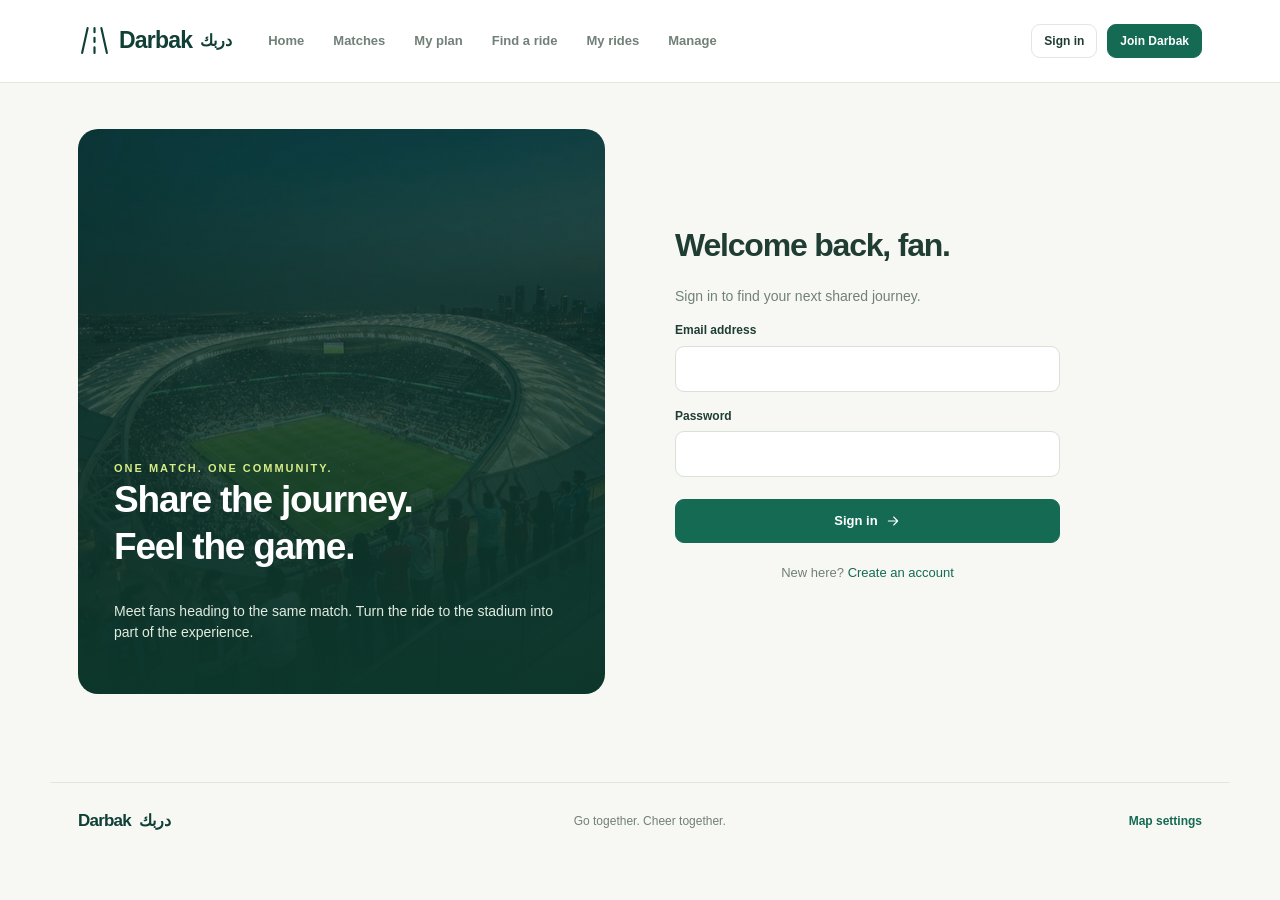
<file: src/main/resources/static/login.html>
<!doctype html>
<html lang="en">
<head>
  <meta charset="utf-8">
  <meta name="viewport" content="width=device-width, initial-scale=1">
  <meta name="theme-color" content="#0d493e">
  <title>Sign in · Darbak</title>
  <link rel="stylesheet" href="css/style.css">
  <script src="js/api.js" defer></script>
  <script src="js/maps.js" defer></script>
  <script src="js/app.js" defer></script>
</head>
<body data-page="login">
  <a class="skip-link" href="#main">Skip to content</a>
  <header id="header"></header>
  <main id="main" class="container" tabindex="-1"><div class="loading" role="status">Getting your matchday ready…</div></main>
  <footer class="container footer"><a class="brand small-brand" href="index.html">Darbak <span lang="ar">دربك</span></a><span>Go together. Cheer together.</span><button class="text-button" data-action="settings">Map settings</button></footer>
  <div id="toast" role="status" aria-live="polite"></div>
  <dialog id="modal" aria-labelledby="modal-title"></dialog>
  <noscript><p class="container notice">Enable JavaScript to use Darbak.</p></noscript>
</body>
</html>
</file>
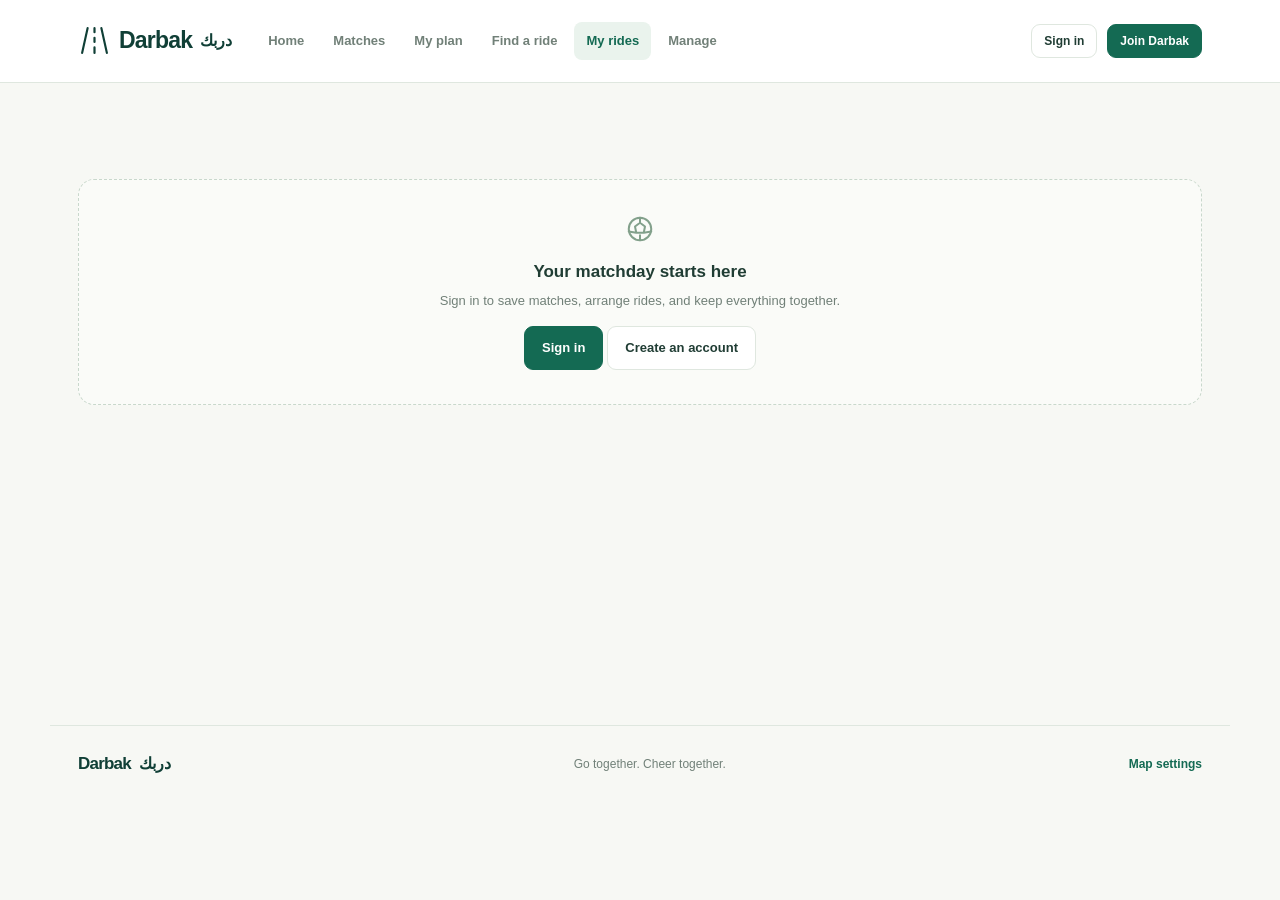
<file: src/main/resources/static/my-rides.html>
<!doctype html>
<html lang="en">
<head>
  <meta charset="utf-8">
  <meta name="viewport" content="width=device-width, initial-scale=1">
  <meta name="theme-color" content="#0d493e">
  <title>My rides · Darbak</title>
  <link rel="stylesheet" href="css/style.css">
  <script src="js/api.js" defer></script>
  <script src="js/maps.js" defer></script>
  <script src="js/app.js" defer></script>
</head>
<body data-page="my-rides">
  <a class="skip-link" href="#main">Skip to content</a>
  <header id="header"></header>
  <main id="main" class="container" tabindex="-1"><div class="loading" role="status">Getting your matchday ready…</div></main>
  <footer class="container footer"><a class="brand small-brand" href="index.html">Darbak <span lang="ar">دربك</span></a><span>Go together. Cheer together.</span><button class="text-button" data-action="settings">Map settings</button></footer>
  <div id="toast" role="status" aria-live="polite"></div>
  <dialog id="modal" aria-labelledby="modal-title"></dialog>
  <noscript><p class="container notice">Enable JavaScript to use Darbak.</p></noscript>
</body>
</html>
</file>
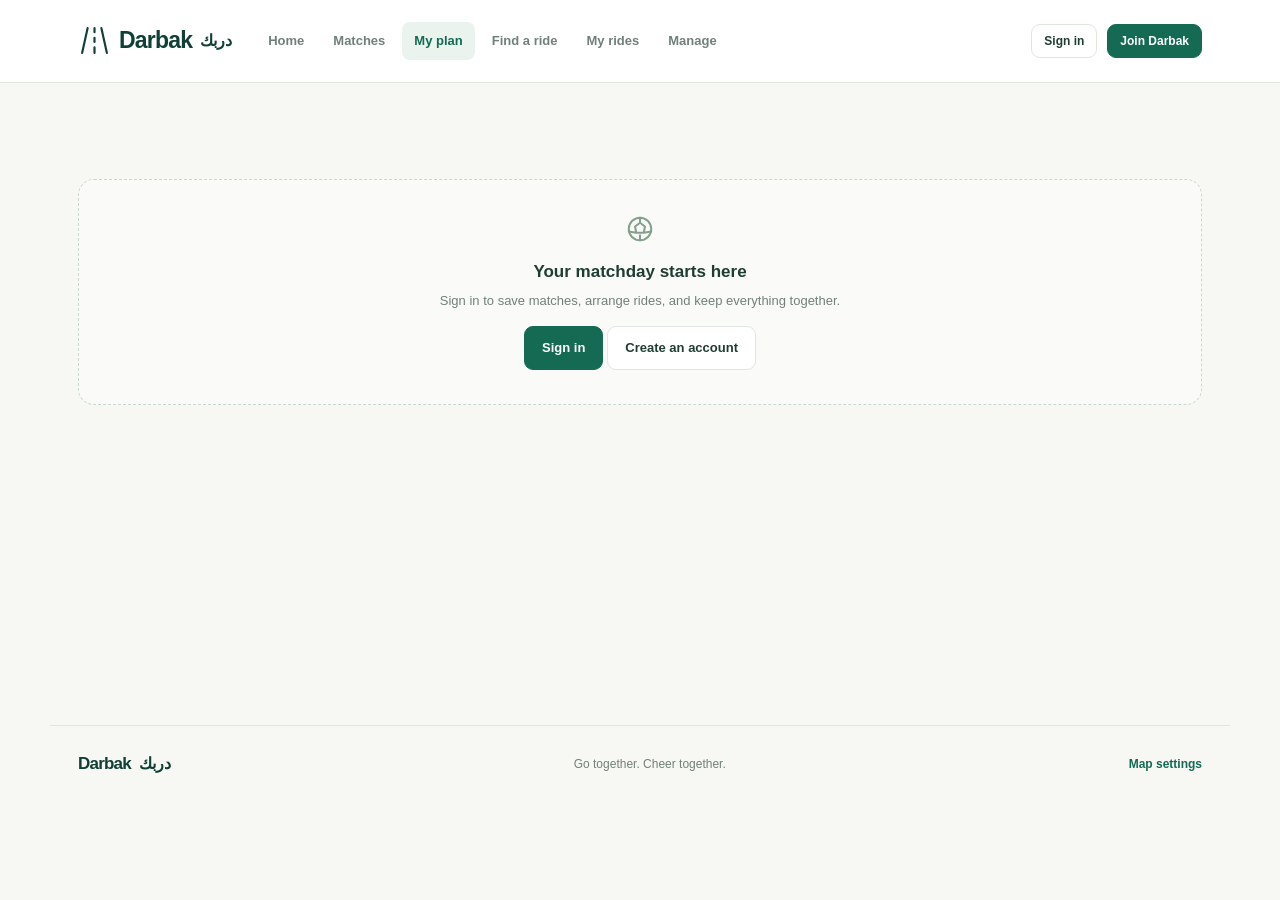
<file: src/main/resources/static/plan.html>
<!doctype html>
<html lang="en">
<head>
  <meta charset="utf-8">
  <meta name="viewport" content="width=device-width, initial-scale=1">
  <meta name="theme-color" content="#0d493e">
  <title>My match plan · Darbak</title>
  <link rel="stylesheet" href="css/style.css">
  <script src="js/api.js" defer></script>
  <script src="js/maps.js" defer></script>
  <script src="js/app.js" defer></script>
</head>
<body data-page="plan">
  <a class="skip-link" href="#main">Skip to content</a>
  <header id="header"></header>
  <main id="main" class="container" tabindex="-1"><div class="loading" role="status">Getting your matchday ready…</div></main>
  <footer class="container footer"><a class="brand small-brand" href="index.html">Darbak <span lang="ar">دربك</span></a><span>Go together. Cheer together.</span><button class="text-button" data-action="settings">Map settings</button></footer>
  <div id="toast" role="status" aria-live="polite"></div>
  <dialog id="modal" aria-labelledby="modal-title"></dialog>
  <noscript><p class="container notice">Enable JavaScript to use Darbak.</p></noscript>
</body>
</html>
</file>
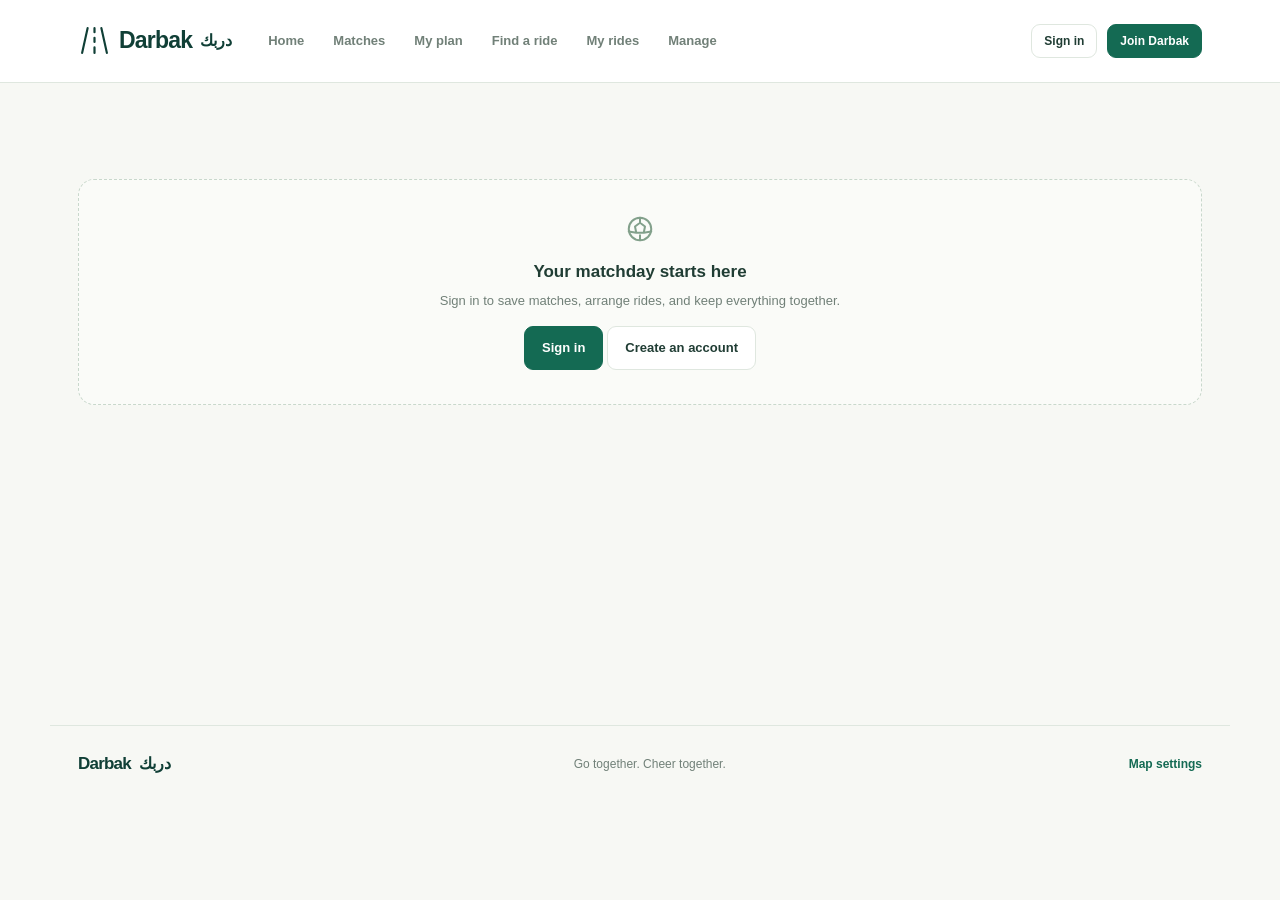
<file: src/main/resources/static/profile.html>
<!doctype html>
<html lang="en">
<head>
  <meta charset="utf-8">
  <meta name="viewport" content="width=device-width, initial-scale=1">
  <meta name="theme-color" content="#0d493e">
  <title>Profile & cars · Darbak</title>
  <link rel="stylesheet" href="css/style.css">
  <script src="js/api.js" defer></script>
  <script src="js/maps.js" defer></script>
  <script src="js/app.js" defer></script>
</head>
<body data-page="profile">
  <a class="skip-link" href="#main">Skip to content</a>
  <header id="header"></header>
  <main id="main" class="container" tabindex="-1"><div class="loading" role="status">Getting your matchday ready…</div></main>
  <footer class="container footer"><a class="brand small-brand" href="index.html">Darbak <span lang="ar">دربك</span></a><span>Go together. Cheer together.</span><button class="text-button" data-action="settings">Map settings</button></footer>
  <div id="toast" role="status" aria-live="polite"></div>
  <dialog id="modal" aria-labelledby="modal-title"></dialog>
  <noscript><p class="container notice">Enable JavaScript to use Darbak.</p></noscript>
</body>
</html>
</file>
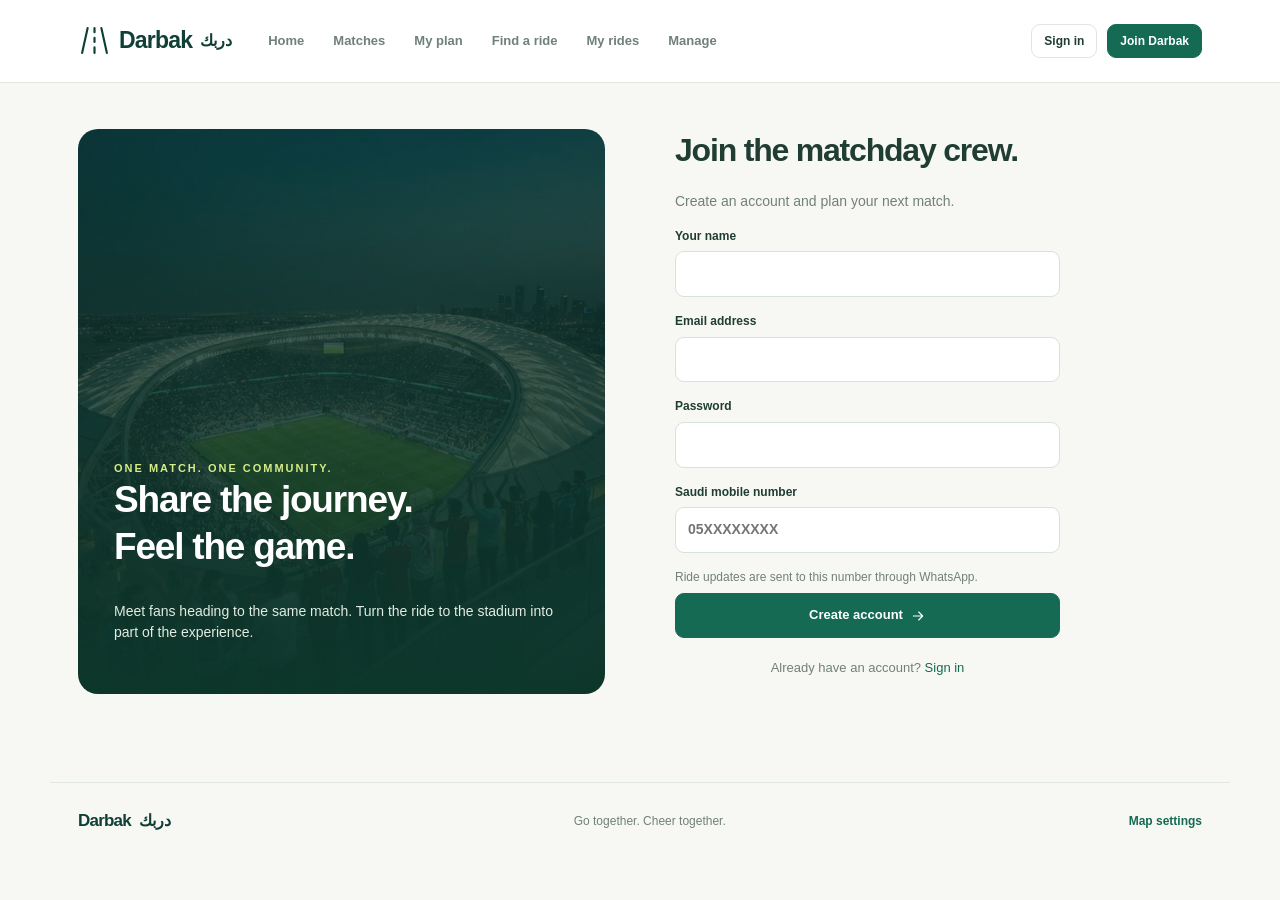
<file: src/main/resources/static/register.html>
<!doctype html>
<html lang="en">
<head>
  <meta charset="utf-8">
  <meta name="viewport" content="width=device-width, initial-scale=1">
  <meta name="theme-color" content="#0d493e">
  <title>Create an account · Darbak</title>
  <link rel="stylesheet" href="css/style.css">
  <script src="js/api.js" defer></script>
  <script src="js/maps.js" defer></script>
  <script src="js/app.js" defer></script>
</head>
<body data-page="register">
  <a class="skip-link" href="#main">Skip to content</a>
  <header id="header"></header>
  <main id="main" class="container" tabindex="-1"><div class="loading" role="status">Getting your matchday ready…</div></main>
  <footer class="container footer"><a class="brand small-brand" href="index.html">Darbak <span lang="ar">دربك</span></a><span>Go together. Cheer together.</span><button class="text-button" data-action="settings">Map settings</button></footer>
  <div id="toast" role="status" aria-live="polite"></div>
  <dialog id="modal" aria-labelledby="modal-title"></dialog>
  <noscript><p class="container notice">Enable JavaScript to use Darbak.</p></noscript>
</body>
</html>
</file>
<file: src/main/resources/static/css/style.css>
:root{--green:#146a53;--forest:#103f36;--mint:#eaf3ed;--lime:#d6ec86;--ink:#203d34;--muted:#718078;--line:#dfe7df;--bg:#f7f8f4;--white:#fff;--red:#a93832;--amber:#936817;--radius:16px}
*{box-sizing:border-box}[hidden]{display:none!important}body{margin:0;background:var(--bg);color:var(--ink);font-family:Inter,-apple-system,BlinkMacSystemFont,"Segoe UI",sans-serif;font-size:14px;line-height:1.55}
a{color:var(--green);text-decoration:none}button,input,select,textarea{font:inherit}button,a,input,select,textarea{outline-offset:4px}button{cursor:pointer}button:disabled{opacity:.5;cursor:wait}button:focus-visible,a:focus-visible{outline:3px solid var(--green)}button,input,select,textarea{border-radius:9px}h1,h2,h3,p{margin-top:0}h1{font-size:34px;letter-spacing:-1.2px;line-height:1.2}h2{font-size:23px;letter-spacing:-.5px;line-height:1.25}h3{font-size:17px;line-height:1.3}p{margin-bottom:14px}.container{max-width:1180px;margin:auto;padding:0 28px}main.container{min-height:68vh;padding-top:36px;padding-bottom:28px}
.topbar{background:#fff;border-bottom:1px solid var(--line)}.header-inner{display:flex;align-items:center;gap:24px;min-height:82px}.brand{display:inline-flex;gap:8px;align-items:center;font-size:23px;font-weight:800;letter-spacing:-.8px;color:var(--forest);white-space:nowrap}.brand span{font-size:16px;letter-spacing:0;font-weight:600}.brand svg{width:33px;height:33px}.nav{display:flex;align-items:center;gap:5px;flex:1;flex-wrap:wrap}.nav a{color:var(--muted);font-size:13px;padding:9px 12px;font-weight:600;border-radius:8px}.nav a.active{background:var(--mint);color:var(--green)}.account{display:flex;gap:10px;align-items:center}.avatar{width:37px;height:37px;border-radius:50%;background:var(--mint);color:var(--green);font-weight:700;display:grid;place-items:center;flex-shrink:0}.account .name{max-width:110px;overflow:hidden;text-overflow:ellipsis;white-space:nowrap}.muted,.meta{color:var(--muted)}.meta{font-size:12px}.eyebrow{font-size:11px;font-weight:750;letter-spacing:2px;text-transform:uppercase;color:var(--green)}.heading{display:flex;justify-content:space-between;align-items:center;gap:20px;margin-bottom:25px}.heading h1,.heading h2{margin-bottom:8px}.heading p{margin:0}.button,.text-button{display:inline-flex;align-items:center;justify-content:center;gap:7px;font-weight:650;font-size:13px;text-decoration:none}.button{padding:11px 17px;border:1px solid var(--green);background:var(--green);color:white}.button:hover{background:var(--forest);border-color:var(--forest)}.button.secondary{background:white;color:var(--ink);border-color:var(--line)}.button.secondary:hover{background:var(--mint)}.button.light{background:var(--lime);color:var(--forest);border-color:var(--lime)}.button.danger{background:#fff;color:var(--red);border-color:#efd7d3}.button.small{font-size:12px;padding:7px 12px}.text-button{background:transparent;border:0;color:var(--green);padding:5px 0}.text-button.danger{color:var(--red)}.button svg,.text-button svg{width:16px;height:16px}.actions{display:flex;gap:8px;align-items:center;flex-wrap:wrap}.stack{display:grid;gap:18px}.grid{display:grid;gap:18px}.grid.two{grid-template-columns:repeat(2,minmax(0,1fr))}.grid.three{grid-template-columns:repeat(3,minmax(0,1fr))}.grid.four{grid-template-columns:repeat(4,minmax(0,1fr))}.card{background:white;border:1px solid var(--line);border-radius:var(--radius);padding:24px}.section{margin-top:34px}.section-head{display:flex;align-items:center;justify-content:space-between;margin-bottom:18px;gap:12px}.section-head h2{margin:0}.pill{display:inline-flex;align-items:center;gap:5px;padding:4px 10px;border-radius:20px;font-size:10px;font-weight:700;letter-spacing:.25px;background:var(--mint);color:var(--green);text-transform:uppercase;white-space:nowrap}.pill.cancelled,.pill.rejected,.pill.banned{background:#faece7;color:var(--red)}.pill.full,.pill.pending,.pill.live,.pill.postponed{background:#fff5da;color:var(--amber)}.pill.completed{color:var(--muted);background:#f0f2ee}.hero{position:relative;background:var(--forest);border-radius:21px;overflow:hidden;min-height:350px;padding:45px 42px;color:white;display:flex;align-items:center}.hero:before{content:"";position:absolute;inset:0;background:linear-gradient(90deg,rgba(9,41,34,.96),rgba(9,41,34,.75) 48%,rgba(9,41,34,.15)),url('../images/hero.jpg') right center/cover;opacity:.95}.hero-content{position:relative;max-width:540px}.hero h1{font-size:49px;letter-spacing:-2px;margin:18px 0}.hero .eyebrow{color:var(--lime)}.hero p{color:#deebe3;font-size:15px;max-width:430px;margin-bottom:26px}.hero .tag{display:inline-flex;color:#e4eddd;border:1px solid #557469;border-radius:20px;padding:5px 12px;font-size:11px}.stats{margin-top:22px}.stat{display:flex;gap:15px;align-items:center;padding:18px 21px}.stat svg{width:26px;height:26px;color:var(--green)}.stat strong{display:block;font-size:25px;font-weight:750;line-height:1.2}.stat span{font-size:12px;color:var(--muted)}.feature{display:flex;gap:15px;align-items:flex-start}.feature .feature-icon{color:var(--green);background:var(--mint);padding:12px;border-radius:11px;display:flex}.feature svg{width:22px;height:22px}.feature p{font-size:13px}.feature h3{margin:1px 0 8px}.feature .text-button{margin-top:4px}
.match-card .teams{display:flex;align-items:center;justify-content:space-between;gap:14px;padding:24px 0}.team{text-align:center;flex:1;font-size:14px;font-weight:700}.team-badge{width:52px;height:52px;border:1px solid var(--line);background:#f5f7f0;display:grid;place-items:center;margin:0 auto 9px;border-radius:50%;font-size:15px;color:var(--green)}.versus{font-size:10px;color:var(--muted);font-weight:700;letter-spacing:2px}.card-top{display:flex;align-items:center;justify-content:space-between;gap:10px}.match-date{font-size:12px;color:var(--muted)}.card-bottom{border-top:1px solid var(--line);padding-top:17px}.stadium-line{font-size:12px;display:flex;align-items:center;gap:6px;margin-bottom:12px}.stadium-line svg{width:15px;height:15px}.match-card .actions>*{flex:1}.ride-card .person{display:flex;gap:10px;align-items:center}.ride-card .route{padding:20px 0 10px}.route-stop{display:flex;align-items:flex-start;gap:13px;position:relative;min-height:53px}.route-stop:first-child:after{content:"";position:absolute;left:5px;top:16px;bottom:3px;width:1px;background:var(--line)}.route-dot{width:11px;height:11px;border:2px solid var(--green);border-radius:50%;margin-top:4px;flex-shrink:0}.route-dot.solid{background:var(--green)}.route-stop .meta{display:block}.route-stop strong{font-size:13px}.ride-match{background:var(--bg);padding:10px 12px;border-radius:8px;font-size:12px;margin-bottom:15px}.ride-footer{display:flex;align-items:center;justify-content:space-between;border-top:1px solid var(--line);padding-top:16px}.ride-footer b{font-size:20px}.filters{display:flex;gap:12px;align-items:flex-end;flex-wrap:wrap;margin-bottom:24px;padding:18px}.filters label{flex:1;min-width:120px}.filters .button{height:43px}label{display:block;font-size:12px;font-weight:650;color:var(--ink)}input,select,textarea{display:block;width:100%;border:1px solid #d8e2d8;background:#fff;color:var(--ink);padding:11px 12px;margin-top:6px;min-height:43px;font-size:14px}input:focus,select:focus,textarea:focus{outline:2px solid #a8cdbd;outline-offset:1px}textarea{min-height:86px;resize:vertical}.form-grid{display:grid;grid-template-columns:repeat(2,minmax(0,1fr));gap:17px}.form-grid .full{grid-column:1/-1}.hint{font-size:12px;color:var(--muted);font-weight:400;margin:8px 0 0}.notice{padding:15px 18px;background:var(--mint);border:1px solid #d3e4d7;border-radius:11px;font-size:13px;margin-bottom:18px}.notice.warning{background:#fff8e5;border-color:#e8ddbd;color:#74551e}.notice.error{background:#fff1ed;border-color:#ebd3cd;color:var(--red)}.empty{text-align:center;border:1px dashed #c9d8cc;border-radius:var(--radius);padding:34px 20px;background:#fafbf8}.empty svg{width:30px;height:30px;color:#82a08b;margin-bottom:10px}.empty h3{margin:0 0 8px}.empty p{font-size:13px;color:var(--muted);margin:0 0 15px}.loading{text-align:center;padding:80px 20px;color:var(--muted)}.skeleton{height:170px;border-radius:14px;background:linear-gradient(100deg,#eaf0e8,#f5f8f1,#eaf0e8);background-size:200%;animation:shine 1.7s infinite}@keyframes shine{to{background-position:-200%}}
.tabs{display:flex;gap:7px;flex-wrap:wrap;margin-bottom:22px}.tabs button{border:1px solid var(--line);padding:9px 16px;background:white;color:var(--muted);font-weight:650;font-size:12px}.tabs button.active{background:var(--forest);border-color:var(--forest);color:#fff}.timeline{border-left:2px solid var(--line);padding-left:24px;margin-left:12px}.schedule-row{position:relative;margin-bottom:20px}.schedule-row:before{content:"";position:absolute;left:-33px;top:25px;background:var(--green);width:14px;height:14px;border:4px solid var(--bg);border-radius:50%}.schedule-row .card{display:flex;align-items:center;justify-content:space-between;gap:18px}.schedule-row h3{margin-bottom:5px}.schedule-row .time{font-size:24px;font-weight:750;margin-right:18px;white-space:nowrap}.details-grid{display:grid;grid-template-columns:1.15fr 1fr;gap:22px}.detail-list{display:grid;gap:15px}.detail-list span{display:block;font-size:11px;color:var(--muted);text-transform:uppercase;letter-spacing:.8px;margin-bottom:3px}.detail-list strong{font-size:14px}.result{white-space:pre-wrap;line-height:1.8;font-size:14px}.result h3{white-space:normal}.notification-strip{border-radius:12px;background:var(--mint);padding:16px 20px;display:flex;gap:12px;align-items:center;margin-top:24px}.notification-strip svg{width:20px;height:20px;flex-shrink:0;color:var(--green)}.notification-strip p{margin:0;font-size:12px}.rating{color:var(--amber);font-weight:700}.auth{display:grid;grid-template-columns:1fr 1fr;gap:70px;align-items:center;padding:10px 0 30px}.auth-art{min-height:565px;border-radius:20px;background:linear-gradient(0deg,rgba(13,55,43,.95),rgba(13,55,43,.1)),url('../images/auth.jpg') center/cover;padding:36px;color:white;display:flex;flex-direction:column;justify-content:flex-end}.auth-art h2{font-size:37px;letter-spacing:-1.2px}.auth-art p{color:#e1ebe1}.auth-form{max-width:385px}.auth-form h1{font-size:32px}.auth-form label{margin-bottom:15px}.auth-form .button{width:100%;margin-top:7px}.auth-form .aside{text-align:center;color:var(--muted);font-size:13px;margin-top:20px}.profile-top{display:flex;align-items:center;gap:17px}.profile-top .avatar{width:65px;height:65px;font-size:24px}.profile-top h2{margin-bottom:4px}.table-wrap{overflow-x:auto}table{width:100%;border-collapse:collapse;text-align:left;font-size:13px}th{font-size:11px;text-transform:uppercase;letter-spacing:.6px;color:var(--muted);padding:12px 14px;border-bottom:1px solid var(--line)}td{padding:15px 14px;border-bottom:1px solid #edf1e9;vertical-align:middle}tr:last-child td{border-bottom:0}td .meta{max-width:280px;word-break:break-word}.review-text{white-space:pre-wrap;overflow-wrap:anywhere}.review-row{border-bottom:1px solid var(--line);padding:17px 0}.review-row:last-child{border:0}.review-row p{margin:10px 0;font-size:13px}.footer{border-top:1px solid var(--line);padding-top:24px;padding-bottom:26px;display:flex;align-items:center;justify-content:space-between;gap:20px;color:var(--muted);font-size:12px;margin-top:30px}.small-brand{font-size:17px}.footer .text-button{font-size:12px}.skip-link{position:absolute;top:-60px;left:15px;padding:10px;background:white;z-index:10}.skip-link:focus{top:10px}dialog{border:0;padding:0;border-radius:19px;width:min(800px,calc(100% - 32px));max-height:90vh;color:var(--ink);box-shadow:0 30px 100px #143c3440}dialog::backdrop{background:#08271c70;backdrop-filter:blur(3px)}.modal-head{display:flex;justify-content:space-between;align-items:center;padding:23px 26px;border-bottom:1px solid var(--line);position:sticky;top:0;background:#fff;z-index:1}.modal-head h2{margin:0;font-size:21px}.close{background:#f1f4ed;border:0;width:32px;height:32px;font-size:22px;color:var(--muted)}.modal-body{padding:25px 26px}.modal-body .section{margin-top:22px}.modal-body .section-head h2{font-size:18px}.modal-footer{display:flex;justify-content:flex-end;gap:9px;grid-column:1/-1;margin-top:4px}.modal-error{grid-column:1/-1;color:var(--red);font-size:13px}.map{width:100%;height:280px;border:1px solid var(--line);border-radius:12px;background:var(--bg);display:grid;place-items:center;padding:0;overflow:hidden}.map p{max-width:320px;text-align:center;padding:20px;color:var(--muted);font-size:13px}.map .map-key{display:none}.map-controls{display:flex;gap:8px;align-items:center;flex-wrap:wrap;margin-bottom:12px}.location-note{font-size:12px;color:var(--muted);margin-top:8px}#toast{position:fixed;bottom:24px;left:50%;transform:translateX(-50%);background:var(--forest);color:white;max-width:calc(100% - 32px);border-radius:10px;padding:13px 20px;box-shadow:0 8px 25px #173e3122;z-index:10;font-size:13px;display:none}#toast.show{display:block}#toast.error{background:#913e33}.bulk{min-height:190px;font-family:ui-monospace,monospace;font-size:12px}.inline-result{margin-top:14px}.row-person{display:flex;align-items:center;gap:10px}.spacer{height:14px}.right{text-align:right}.nowrap{white-space:nowrap}.signed-out{padding:60px 0;text-align:center}
@media(min-width:1400px){.container{max-width:1250px}.hero{min-height:380px}}
@media(max-width:1000px){.header-inner{gap:12px;flex-wrap:wrap;padding-top:16px;padding-bottom:12px}.nav{order:3;flex-basis:100%;gap:3px}.account{margin-left:auto}.grid.three{grid-template-columns:repeat(2,minmax(0,1fr))}.grid.four{grid-template-columns:repeat(2,minmax(0,1fr))}.auth{gap:35px}.hero h1{font-size:43px}}
@media(max-width:640px){.container{padding:0 17px}main.container{padding-top:25px}.heading{align-items:flex-start;flex-direction:column;gap:12px}h1{font-size:28px}.grid.two,.grid.three,.grid.four,.details-grid,.auth{grid-template-columns:1fr}.hero{padding:30px 24px;min-height:320px}.hero h1{font-size:35px;letter-spacing:-1.2px}.auth-art{display:none}.auth-form{max-width:none}.nav a{padding:8px 9px;font-size:12px}.brand{font-size:21px}.account .name{display:none}.card{padding:20px}.form-grid{grid-template-columns:1fr}.schedule-row .card{flex-wrap:wrap}.schedule-row .time{font-size:20px}.footer{flex-wrap:wrap}.filters{gap:12px}.filters label{min-width:40%;flex-basis:40%}.modal-body{padding:20px}.modal-head{padding:20px}.notification-strip{align-items:flex-start}.stat{padding:16px}.stat strong{font-size:22px}}
@media(prefers-reduced-motion:reduce){*{animation:none!important;scroll-behavior:auto!important}}
.button{border-radius:9px}
.match-card{display:flex;flex-direction:column}
.match-card .teams{min-height:150px;flex:1}
.match-card .card-bottom{margin-top:auto}
</file>
